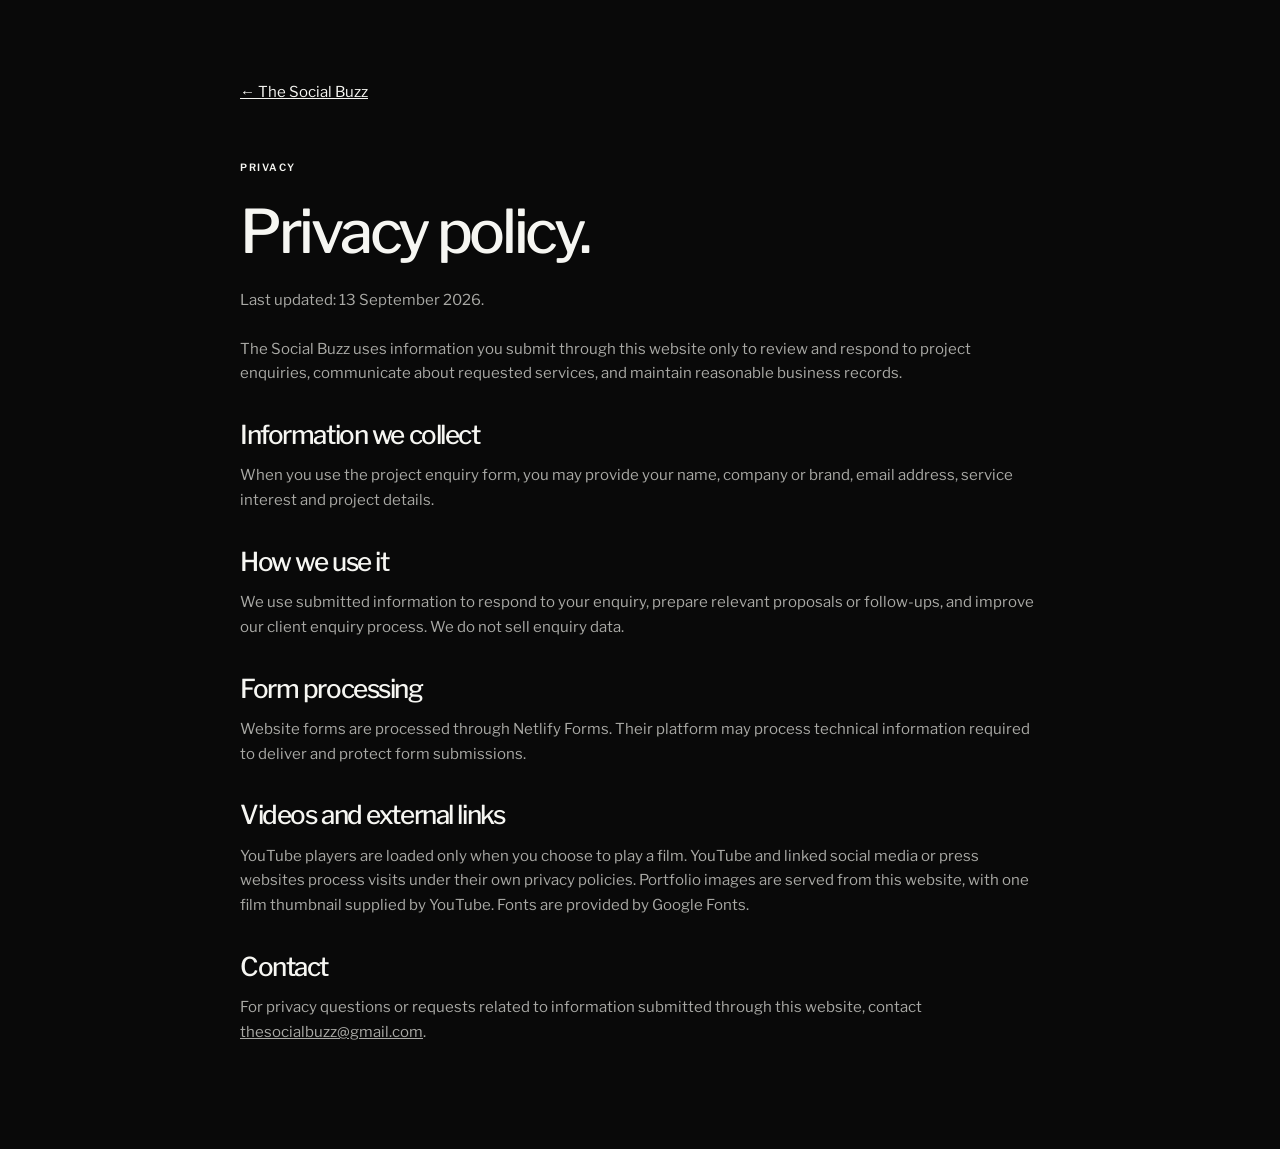
<file: privacy.html>
<!doctype html><html lang="en"><head><meta charset="utf-8"><meta name="viewport" content="width=device-width,initial-scale=1"><meta name="robots" content="index,follow"><title>Privacy — The Social Buzz</title><link rel="icon" href="/assets/brand/favicon.png" type="image/png"><link rel="preconnect" href="https://fonts.googleapis.com"><link rel="preconnect" href="https://fonts.gstatic.com" crossorigin><link href="https://fonts.googleapis.com/css2?family=Libre+Franklin:wght@400;500;600;700;800;900&family=Montserrat:wght@500;600;700;800&display=swap" rel="stylesheet"><link rel="stylesheet" href="/styles.css"></head><body class="legal-page"><main class="legal-shell"><a href="/">← The Social Buzz</a><div class="eyebrow" style="margin-top:55px">PRIVACY</div><h1>Privacy policy.</h1><p>Last updated: 13 September 2026.</p><p>The Social Buzz uses information you submit through this website only to review and respond to project enquiries, communicate about requested services, and maintain reasonable business records.</p><h2>Information we collect</h2><p>When you use the project enquiry form, you may provide your name, company or brand, email address, service interest and project details.</p><h2>How we use it</h2><p>We use submitted information to respond to your enquiry, prepare relevant proposals or follow-ups, and improve our client enquiry process. We do not sell enquiry data.</p><h2>Form processing</h2><p>Website forms are processed through Netlify Forms. Their platform may process technical information required to deliver and protect form submissions.</p><h2>Videos and external links</h2><p>YouTube players are loaded only when you choose to play a film. YouTube and linked social media or press websites process visits under their own privacy policies. Portfolio images are served from this website, with one film thumbnail supplied by YouTube. Fonts are provided by Google Fonts.</p><h2>Contact</h2><p>For privacy questions or requests related to information submitted through this website, contact <a href="mailto:thesocialbuzz@gmail.com">thesocialbuzz@gmail.com</a>.</p></main></body></html>
</file>
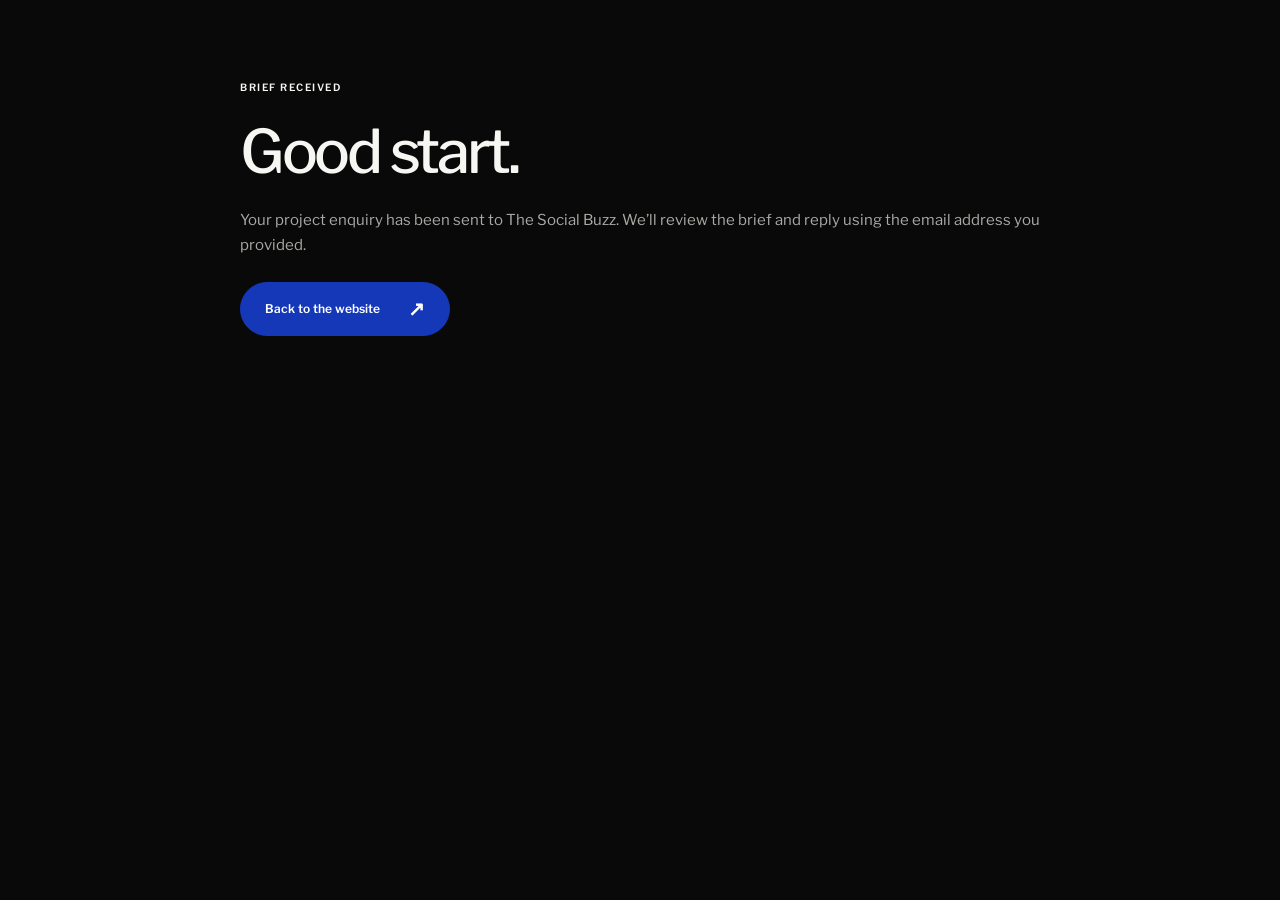
<file: success.html>
<!doctype html><html lang="en"><head><meta charset="utf-8"><meta name="viewport" content="width=device-width,initial-scale=1"><meta name="robots" content="noindex"><title>Brief received — The Social Buzz</title><link rel="icon" href="/assets/brand/favicon.png" type="image/png"><link rel="preconnect" href="https://fonts.googleapis.com"><link rel="preconnect" href="https://fonts.gstatic.com" crossorigin><link href="https://fonts.googleapis.com/css2?family=Libre+Franklin:wght@400;500;600;700;800;900&family=Montserrat:wght@500;600;700;800&display=swap" rel="stylesheet"><link rel="stylesheet" href="/styles.css"></head><body class="success-page"><main class="success-card"><div class="eyebrow">BRIEF RECEIVED</div><h1>Good start.</h1><p>Your project enquiry has been sent to The Social Buzz. We’ll review the brief and reply using the email address you provided.</p><a class="btn" href="/">Back to the website <span>↗</span></a></main></body></html>
</file>
<file: styles.css>
/* The Social Buzz — editorial studio system. Brand blue is always #1438B8. */
:root{--bg:#090909;--panel:#141414;--white:#f6f6f2;--muted:#a9a9a5;--blue:#1438B8;--line:#ffffff29;--paper:#efefea;--ink:#171717;--ease:cubic-bezier(.2,.7,.2,1)}
*{box-sizing:border-box}html{scroll-behavior:smooth;scroll-padding-top:110px}body{margin:0;background:var(--bg);color:var(--white);font:400 15px/1.65 'Libre Franklin',Arial,sans-serif;-webkit-font-smoothing:antialiased}body.menu-open,body.modal-open{overflow:hidden}a{color:inherit;text-decoration:none}button,input,select,textarea{font:inherit}button,a,input,select,textarea{-webkit-tap-highlight-color:transparent}button{cursor:pointer}button:disabled{cursor:wait;opacity:.65}img{max-width:100%;height:auto;display:block}p{color:var(--muted);margin:0 0 24px}h1,h2,h3,h4{font-weight:500;line-height:1.05;letter-spacing:-.055em;margin:0}h1{font-size:clamp(52px,7.4vw,112px)}h2{font-size:clamp(38px,4.4vw,66px)}h3{font-size:30px}em{font-style:normal;color:#a3a39d}ul{padding-left:20px}button{color:inherit}::selection{background:var(--blue);color:white}:focus-visible{outline:3px solid #87a1ff;outline-offset:5px}[hidden]{display:none!important}.wrap{width:calc(100% - 112px);max-width:1440px;margin-inline:auto}.section{padding-block:112px}.eyebrow{font-size:10px;font-weight:600;letter-spacing:.15em;line-height:1.5;color:inherit;margin-bottom:25px;text-transform:uppercase}.lead{font-size:23px;line-height:1.5;color:inherit}.skip-link{position:fixed;top:-70px;left:20px;padding:12px;background:white;color:black;z-index:200}.skip-link:focus{top:10px}
.nav{height:100px;display:flex;align-items:center;justify-content:space-between;padding:0 56px;border-bottom:1px solid var(--line);position:sticky;top:0;background:#090909f5;backdrop-filter:blur(15px);z-index:50}.logo{width:130px;display:block}.logo img{width:100%;height:70px;object-fit:contain}.nav nav{display:flex;gap:32px;align-items:center}.nav nav a{font-size:12px;color:#bababa;padding:8px 0;transition:color .2s}.nav nav a:hover,.nav nav a[aria-current]{color:white}.nav nav a[aria-current]{border-bottom:1px solid white}.btn{display:inline-flex;align-items:center;justify-content:space-between;gap:28px;background:var(--blue);color:white;border:1px solid var(--blue);border-radius:999px;min-height:54px;padding:15px 24px;font-size:12px;font-weight:600;line-height:1.3;transition:background .25s,transform .25s;white-space:normal}.btn:hover{background:#102d95;transform:translateY(-2px)}.btn>span{font-size:20px;line-height:1}.btn-small{min-height:44px;padding:10px 20px;font-size:11px}.btn-outline{background:transparent;border-color:#777}.btn-outline:hover{background:#fff;color:#111}.textlink{display:inline-flex;gap:20px;align-items:center;border-bottom:1px solid currentColor;padding:7px 0;font-size:12px;font-weight:500;line-height:1.6;transition:opacity .2s}.textlink:hover{opacity:.65}.menu-toggle{display:none;background:transparent;border:0;width:44px;height:44px;padding:10px}.menu-toggle span{display:block;height:1px;background:white;margin:7px 0}.mobile-menu{display:none}
.hero-top{display:flex;justify-content:space-between;padding-top:32px}.hero-top .eyebrow{font-size:9px;color:#b9b9b5}.live-dot{display:inline-block;width:6px;height:6px;background:#b7c8ff;border-radius:50%;margin-right:10px}.hero-layout{display:grid;grid-template-columns:1.15fr 1fr;gap:7%;align-items:center;padding:30px 0 45px}.hero-copy h1{font-size:clamp(62px,7.2vw,110px);line-height:.97;letter-spacing:-.065em}.hero-copy h1 em{color:#a5a59e}.hero-intro{font-size:15px;max-width:420px;margin:30px 0 27px;line-height:1.8}.hero-actions{display:flex;gap:26px;align-items:center;flex-wrap:wrap}.hero-foot{padding:26px 0;display:flex;justify-content:space-between;border-top:1px solid var(--line);font-size:10px;color:#aaa}.hero-foot a{font-size:9px;letter-spacing:.1em}.hero-foot a span{margin-left:22px}
.signal-art{aspect-ratio:1/1.08;position:relative;overflow:hidden;background:var(--blue);isolation:isolate}.signal-art:before{content:"";position:absolute;inset:0;background:linear-gradient(135deg,#0000 30%,#03092fbb);z-index:-1}.signal-art>img{width:64%;position:absolute;top:50%;left:50%;transform:translate(-50%,-50%);filter:drop-shadow(0 8px 24px #0003)}.signal-top,.signal-bottom{position:absolute;left:27px;right:27px;display:flex;justify-content:space-between;font-size:8px;letter-spacing:.12em;z-index:2}.signal-top{top:26px}.signal-bottom{bottom:57px}.signal-rings{position:absolute;inset:-12%;transform:rotate(-28deg)}.signal-rings i{position:absolute;inset:12%;border:1px solid #ffffff36;border-radius:50%;transform:scaleX(.7)}.signal-rings i:nth-child(2){inset:3%;transform:scaleX(.66)}.signal-rings i:nth-child(3){inset:-8%;transform:scaleX(.64)}.signal-rings i:nth-child(4){inset:24%;transform:scaleX(.75)}.signal-rings b{position:absolute;width:11px;height:11px;border-radius:50%;background:white;left:24%;top:26%;box-shadow:0 0 35px 12px #fff3}.motion-control{position:absolute;bottom:15px;right:25px;background:transparent;border:0;border-bottom:1px solid #ffffff66;color:#ffffffab;font-size:9px;padding:0 0 2px}
.experience{display:grid;grid-template-columns:1fr .8fr 1fr 1.3fr;align-items:center;gap:25px;padding-block:34px;border-block:1px solid var(--line)}.experience p{font-size:14px;margin:0;color:#eee}.experience p span{color:var(--muted);font-size:11px}.experience div{display:flex;align-items:center;gap:15px}.experience strong{font-size:37px;font-weight:400;letter-spacing:-.05em}.experience div span{font-size:10px;color:var(--muted);max-width:95px}.experience .textlink{justify-self:end;font-size:10px}
.section-head{display:grid;grid-template-columns:1.3fr 1fr;align-items:end;gap:80px;margin-bottom:50px}.section-head>p,.section-head>div+div{max-width:390px;justify-self:end}.section-head p:last-child{margin-bottom:0}.section-head h2{line-height:1.08}.section-head .textlink{margin-top:8px}.featured-grid{display:grid;grid-template-columns:repeat(3,minmax(0,1fr));gap:24px}.work-card{min-width:0}.work-image{position:relative;overflow:hidden;background:#171717}.project-open{display:block;width:100%;padding:0;border:0;background:none;text-align:left;position:relative;overflow:hidden}.project-open img{width:100%;aspect-ratio:4/5;object-fit:cover;transition:transform .7s var(--ease)}.project-open:hover img{transform:scale(1.035)}.work-card-film .project-open img{aspect-ratio:16/9}.project-play{position:absolute;right:18px;bottom:18px;width:44px;height:44px;display:grid;place-items:center;border-radius:50%;border:1px solid #fff9;background:#0005;font-size:12px;backdrop-filter:blur(8px)}.project-index{position:absolute;top:16px;left:16px;font-size:10px;background:#0006;padding:3px 7px}.format-tag{position:absolute;top:18px;right:18px;font-size:8px;letter-spacing:.1em;color:#fff;background:#0006;padding:3px 7px;pointer-events:none}.work-caption{padding-top:20px}.work-caption p{font-size:9px;letter-spacing:.1em;text-transform:uppercase;margin:0 0 9px}.work-caption h3{font-size:21px;line-height:1.3;letter-spacing:-.025em}.project-detail-link{font-size:10px;display:inline-block;color:#bbb;border-bottom:1px solid #666;margin-top:12px;padding-bottom:3px}.paper{background:var(--paper);color:var(--ink)}.paper p{color:#595954}.paper em{color:var(--blue)}.paper .eyebrow{color:var(--blue)}.service-rows>a{display:grid;grid-template-columns:60px 1fr 40px;gap:20px;padding:30px 0;border-top:1px solid #17171730;align-items:start}.service-rows>a:last-child{border-bottom:1px solid #17171730}.service-rows>a>span{font-size:11px;padding-top:7px}.service-rows h3{font-size:clamp(25px,3vw,43px);letter-spacing:-.04em}.service-rows p{font-size:13px;margin:12px 0 0}.service-rows b{font-size:28px;font-weight:400;color:var(--blue);transition:transform .25s}.service-rows a:hover b{transform:translate(3px,-3px)}.section-end{display:flex;align-items:center;justify-content:space-between;gap:30px;margin-top:38px}.section-end p{margin:0;font-size:12px}
.process-preview{display:grid;grid-template-columns:.9fr 1.1fr;gap:9%;align-items:center}.process-note{border-left:1px solid #777;padding:20px 0 20px 30px}.process-note h3{font-size:clamp(33px,3.7vw,54px);margin:22px 0}.process-note p{max-width:320px;font-size:13px}.mini-board{background:var(--paper);color:var(--ink);padding:30px;transform:rotate(-2deg)}.board-top,.board-bottom{display:flex;justify-content:space-between;font-size:8px;letter-spacing:.08em;padding-bottom:18px;border-bottom:1px solid #0003}.board-title{padding:25px 0 8px}.board-title>span{font-size:9px;color:var(--blue)}.board-title h3{font-size:40px;margin-top:14px}.mini-board dl{margin:15px 0 25px}.mini-board dl>div{padding:13px 0;border-top:1px solid #0002;display:grid;grid-template-columns:110px 1fr;gap:15px}.mini-board dt{font-size:8px;color:#777}.mini-board dd{font-size:11px;line-height:1.6;margin:0}.board-bottom{padding:0;border:0;align-items:center}.board-bottom a{font-size:24px}
.founder-feature{display:grid;grid-template-columns:1.1fr 1fr;gap:7%;align-items:center;border-top:1px solid var(--line)}.founder-feature h2{font-size:clamp(34px,3.6vw,54px);margin-bottom:25px}.founder-feature p{font-size:14px}.founder-feature-image img{width:100%;aspect-ratio:1.05;object-fit:cover;object-position:65% center}.founder-press{margin-top:35px;border-top:1px solid var(--line);padding-top:20px}.founder-press span{display:block;font-size:8px;letter-spacing:.1em;color:var(--muted);margin-bottom:10px}.founder-press a{font-size:11px}
.contact{background:var(--blue);color:white}.contact-grid{display:grid;grid-template-columns:1fr 1fr;gap:10%}.contact h2{font-size:clamp(50px,5.5vw,82px);margin-bottom:30px}.contact h2 em{color:#b5c4ff}.contact p{color:#d3dcff;font-size:13px}.contact-direct{display:grid;gap:10px;margin-top:40px;font-size:15px}.contact-next{margin-top:40px;font-size:9px!important;letter-spacing:.08em}.contact-next span{display:block;max-width:310px;font-size:12px;letter-spacing:0;margin-top:10px}.project-form{display:grid;grid-template-columns:1fr 1fr;gap:22px}.project-form label{display:block;min-width:0}.project-form label>span{display:block;font-size:10px;margin-bottom:8px}.project-form input,.project-form select,.project-form textarea{width:100%;border:0;border-bottom:1px solid #ffffff60;border-radius:0;background:#ffffff09;color:white;padding:12px 10px;font-size:12px;min-height:44px}.project-form input::placeholder,.project-form textarea::placeholder{color:#c3cfff}.project-form select option{background:white;color:#111}.project-form textarea{resize:vertical}.full{grid-column:1/-1}.form-note{margin:0;font-size:9px!important}.form-note a{text-decoration:underline}.submit{background:white;border-color:white;color:var(--blue);width:100%}.submit:hover{background:#e0e7ff}.form-status{color:white!important}.footer{padding-top:60px;padding-bottom:25px}.footer-main{display:grid;grid-template-columns:1fr 1fr 1fr;gap:50px;padding-bottom:50px}.footer-logo{width:165px}.footer-main>p{font-size:20px;line-height:1.4;color:#eee}.footer-contact{display:grid;align-content:start;gap:8px;font-size:12px}.footer-contact span{color:#888}.footer-bottom{display:flex;justify-content:space-between;gap:20px;border-top:1px solid var(--line);padding-top:24px;font-size:9px;color:#aaa}.footer-bottom>div{display:flex;gap:20px}.social-links{display:flex;gap:18px;flex-wrap:wrap;font-size:12px}
.archive-hero{padding-top:85px;padding-bottom:70px}.breadcrumb{font-size:11px;display:inline-block;margin-bottom:30px;color:#aaa}.archive-intro{display:flex;justify-content:space-between;gap:60px;align-items:center;margin-top:35px}.archive-intro>p{max-width:590px;font-size:16px;margin:0}.archive-intro>span{font-size:10px;color:var(--muted)}.archive{padding-bottom:90px}.filter-bar{border-block:1px solid var(--line);padding:20px 0;display:flex;justify-content:space-between;align-items:center;gap:20px;margin-bottom:45px}.filters{display:flex;gap:8px;flex-wrap:wrap}.filter{background:transparent;border:1px solid #555;color:#ccc;border-radius:99px;padding:10px 18px;font-size:10px;min-height:40px}.filter.active{background:var(--blue);border-color:var(--blue);color:white}.filter span{margin-left:8px}.filter-result{font-size:10px;margin:0}.collection-head{display:flex;align-items:center;justify-content:space-between;margin:45px 0 28px}.collection-head h2{font-size:35px}.collection-head p{margin:0;font-size:12px}.film-grid{display:grid;grid-template-columns:repeat(2,minmax(0,1fr));gap:45px 28px}.reel-grid{display:grid;grid-template-columns:repeat(4,minmax(0,1fr));gap:40px 22px}.reel-grid .work-caption h3{font-size:17px}.archive-cta{background:var(--blue)}.archive-cta h2{margin-bottom:35px}.archive-cta .btn{background:white;color:var(--blue)}
.service-detail{display:grid;grid-template-columns:1fr 1fr;gap:12%;padding-block:70px;border-top:1px solid var(--line)}.service-detail h2{margin-bottom:24px}.service-detail>div>p:not(.eyebrow){max-width:420px;font-size:14px}.service-detail h3{font-size:25px;letter-spacing:-.03em;margin-bottom:25px}.deliverables{list-style:none;padding:0;margin:0 0 25px}.deliverables li{padding:15px 0;border-top:1px solid var(--line);font-size:13px;display:flex;gap:20px}.deliverables span{color:#888;font-size:9px;padding-top:4px}.related-example{display:block;background:#161616;border-left:2px solid var(--blue);padding:23px}.related-example span{display:block;font-size:8px;color:#aaa;letter-spacing:.09em;margin-bottom:9px}.related-example strong{font-size:13px;font-weight:500}.scope-note{font-size:11px!important;margin-top:20px}.engagement-grid{display:grid;grid-template-columns:repeat(3,1fr);gap:35px}.engagement-grid article{border-top:1px solid #0004;padding-top:25px;display:flex;flex-direction:column;align-items:start}.engagement-grid article>span{font-size:9px;color:var(--blue)}.engagement-grid h3{font-size:27px;margin:30px 0 20px}.engagement-grid p{font-size:13px}.engagement-grid .textlink{margin-top:auto}.faq{display:grid;grid-template-columns:1fr 1.2fr;gap:12%}.faq details{border-top:1px solid var(--line);padding:22px 0}.faq summary{list-style:none;display:flex;justify-content:space-between;gap:20px;cursor:pointer;font-size:15px}.faq summary::-webkit-details-marker{display:none}.faq details p{font-size:13px;margin:20px 0 0}.faq details[open] summary span{transform:rotate(45deg)}
.process-steps{display:grid;grid-template-columns:repeat(3,1fr);gap:0 40px;padding-bottom:90px}.process-steps article{border-top:1px solid var(--line);padding:30px 0 40px}.process-steps article>span{font-size:9px;color:#aaa}.process-steps h3{font-size:26px;margin:25px 0 18px;line-height:1.2}.process-steps p{font-size:13px}.process-steps small{font-size:9px;color:#bbb}.workspace{border:1px solid #0003;background:#fafaf7}.workspace-tabs{display:flex;border-bottom:1px solid #0003}.workspace-tab{border:0;background:none;color:#555;padding:22px 30px;font-size:12px;flex:1;border-right:1px solid #0002}.workspace-tab.active{background:var(--blue);color:white}.workspace-panel{display:none;padding:40px}.workspace-panel.active{display:block}.document-heading{display:flex;justify-content:space-between;align-items:start;gap:30px;margin-bottom:30px}.document-heading h3{font-size:43px}.document-heading .eyebrow{font-size:8px;margin-bottom:15px}.document-stamp{border:1px solid #0004;font-size:9px;line-height:1.8;padding:15px;color:#666}.brief-grid{display:grid;grid-template-columns:1fr 1fr;gap:0 55px;margin:0}.brief-grid>div{padding:22px 0;border-top:1px solid #0002}.brief-grid dt{font-size:9px;color:var(--blue);margin-bottom:10px}.brief-grid dd{margin:0;font-size:14px;line-height:1.7;max-width:440px}.document-footer{display:flex;justify-content:space-between;gap:25px;border-top:1px solid #0003;padding-top:20px;margin-top:15px;font-size:9px}.calendar-scroll{overflow:auto}.calendar-table{width:100%;border-collapse:collapse;min-width:750px;text-align:left;font-size:12px}.calendar-table th{font-size:9px;color:#777;letter-spacing:.07em;text-transform:uppercase;padding:15px;border-bottom:1px solid #0004}.calendar-table td{padding:22px 15px;border-bottom:1px solid #0002;vertical-align:top}.calendar-table td b{display:block;margin-bottom:8px;font-weight:500}.calendar-table td span{background:#1438b810;color:var(--blue);padding:5px 8px;border-radius:20px;font-size:9px;white-space:nowrap}.shoot-grid{display:grid;grid-template-columns:repeat(3,1fr);gap:30px}.shoot-grid article>span{font-size:9px;color:var(--blue)}.shoot-grid h4{font-size:24px;margin:20px 0}.shoot-grid li{font-size:12px;padding:7px 0}
.founder-hero{display:grid;grid-template-columns:1.1fr .8fr;gap:12%;align-items:center;padding-top:65px;padding-bottom:80px}.founder-hero h1{margin-bottom:30px}.founder-hero .lead{font-size:22px}.founder-hero-copy>p{font-size:14px}.founder-photo{position:relative}.founder-photo img{max-height:650px;width:100%;object-fit:cover}.founder-photo>span{display:block;font-size:9px;letter-spacing:.1em;padding-top:15px}.founder-story{border-top:1px solid var(--line)}.story-layout{display:grid;grid-template-columns:1fr 1.1fr;gap:12%}.story-layout p{font-size:15px}.story-layout .lead{font-size:25px}.stats{display:flex;gap:60px;margin-top:40px}.stats b{font-size:60px;font-weight:400;letter-spacing:-.05em}.stats b span{font-size:30px}.stats p{font-size:10px}.portfolio-cover{margin-block:0}.portfolio-cover img{width:100%}.portfolio-cover figcaption{font-size:9px;color:#aaa;padding-top:15px}.skills-grid{display:grid;grid-template-columns:repeat(3,1fr);gap:40px}.skills-grid article{border-top:1px solid var(--line);padding-top:22px}.skills-grid article>span{font-size:9px;color:#aaa}.skills-grid h3{margin-top:30px}.skills-grid ul{list-style:none;padding:0;font-size:13px;line-height:2.2;color:#bbb}.recognition{background:#141414}.press-grid{display:grid;grid-template-columns:repeat(4,1fr);gap:24px}.press-image img{width:100%;aspect-ratio:1.2;object-fit:cover}.press-copy{padding-top:20px}.press-copy .eyebrow{font-size:9px}.press-copy h3{font-size:22px;line-height:1.2;margin:12px 0}.press-copy p{font-size:12px}.press-copy .textlink{font-size:10px}.founder-connect{display:grid;grid-template-columns:1.4fr 1fr;gap:12%}.founder-connect h2{margin-bottom:20px}.founder-contact-card{border:1px solid var(--line);padding:30px;display:grid;gap:15px;font-size:13px}.founder-contact-card img{width:110px}.founder-contact-card h3{font-size:28px}.founder-contact-card .textlink{font-size:11px}
.case-hero{padding-top:60px;padding-bottom:50px}.case-hero h1{max-width:1050px;font-size:clamp(45px,6vw,85px)}.case-meta{display:flex;justify-content:space-between;gap:25px;font-size:9px;color:#aaa;margin-top:35px;padding-top:22px;border-top:1px solid var(--line)}.case-body{display:grid;grid-template-columns:1.35fr 1fr;gap:7%;align-items:start;padding-bottom:100px}.case-visual{background:#171717;padding-bottom:25px}.case-visual img{width:100%}.case-visual.portrait img{max-height:650px;object-fit:contain}.case-visual .btn{margin:25px 25px 0}.case-visual .still-label{display:block;padding:25px}.case-story .eyebrow{margin:35px 0 20px}.case-story>.eyebrow:first-child{margin-top:0}.case-story h2{font-size:35px;margin-bottom:25px}.case-story p{font-size:13px}.case-roles{list-style:none;padding:0;margin:0}.case-roles li{border-top:1px solid var(--line);padding:13px 0;font-size:13px;display:flex;gap:25px}.case-roles span{font-size:9px;color:#888;padding-top:4px}.case-process{display:block;width:fit-content;margin-top:20px}
.project-viewer{padding:0;background:#111;color:white;border:1px solid #555;width:min(1150px,94vw);max-height:90vh;overflow:auto}.project-viewer::backdrop{background:#000c;backdrop-filter:blur(8px)}.viewer-layout{display:grid;grid-template-columns:1.2fr 1fr}.viewer-media{position:relative;min-height:400px;display:flex;align-items:center;background:#050505}.viewer-media>img{width:100%;max-height:80vh;object-fit:contain}.viewer-media.is-reel>img{max-height:80vh}.viewer-media iframe{width:100%;aspect-ratio:16/9;border:0}.viewer-copy{padding:60px 35px 35px}.viewer-copy h2{font-size:32px;margin-bottom:25px}.viewer-copy>p{font-size:13px}.viewer-credit{font-size:10px;display:flex;gap:8px;margin:25px 0}.viewer-credit span{color:#aaa}.viewer-roles{display:flex;flex-wrap:wrap;gap:6px;margin-bottom:25px}.viewer-roles span{font-size:9px;padding:5px 8px;border:1px solid #555;border-radius:20px}.viewer-close{position:absolute;right:12px;top:12px;width:35px;height:35px;border:1px solid #777;border-radius:50%;background:#111;color:white;font-size:24px;z-index:2}.viewer-play{position:absolute;bottom:25px;left:50%;transform:translateX(-50%);border:1px solid white;background:#000b;border-radius:99px;padding:12px 22px;white-space:nowrap;color:white;font-size:12px}.viewer-detail{margin-top:15px}.viewer-controls{display:flex;gap:20px;align-items:center;margin-top:35px}.viewer-controls button{border:1px solid #777;border-radius:50%;background:none;width:36px;height:36px}.viewer-count{font-size:10px;color:#aaa}.legal-shell,.success-card{max-width:850px;padding:80px 25px;margin:auto}.legal-shell h1,.success-card h1{font-size:60px;margin:25px 0}.legal-shell h2{font-size:26px;margin:35px 0 15px}.legal-shell a{text-decoration:underline}
@media(min-width:1600px){.hero-layout{padding-block:55px}.signal-art{max-height:620px}}
@media(max-width:1100px){.wrap{width:calc(100% - 72px)}.nav{padding-inline:36px}.hero-layout{gap:5%}.hero-copy h1{font-size:7.4vw}.hero-actions{gap:15px}.hero-actions .btn{font-size:11px;padding-inline:18px}.hero-actions .textlink{font-size:10px}.experience{grid-template-columns:1fr 1fr 1fr}.experience>.textlink{display:none}.section{padding-block:85px}.section-head{gap:40px}.contact-grid{gap:6%}.press-grid{grid-template-columns:1fr 1fr}.reel-grid{grid-template-columns:repeat(3,1fr)}.signal-bottom{font-size:7px}.founder-feature-image img{aspect-ratio:.8}.service-detail{gap:7%}.process-steps{gap:0 25px}}
@media(max-width:860px){.nav{height:80px}.nav nav{gap:20px}.logo{width:105px}.nav>.btn{display:none}.nav .menu-toggle{display:block}.nav>nav{display:none}.mobile-menu.open{display:flex;flex-direction:column;position:fixed;inset:80px 0 0;background:#101010;padding:35px;z-index:49;gap:20px;overflow:auto}.mobile-menu>a{font-size:32px;line-height:1.5}.mobile-menu small{font-size:9px;color:#999;margin-top:25px}.hero-top>.eyebrow:last-child{display:none}.hero-layout{padding-top:15px}.hero-copy h1{font-size:7.6vw}.hero-intro{font-size:12px;margin-block:24px}.hero-actions .textlink{font-size:11px}.signal-top,.signal-bottom{left:18px;right:18px;font-size:7px}.section-head{grid-template-columns:1fr 1fr}.section-head h2{font-size:39px}.section-head p{font-size:13px}.featured-grid{gap:16px}.work-caption h3{font-size:18px}.process-preview{gap:6%}.mini-board{padding:22px}.board-title h3{font-size:32px}.mini-board dl>div{grid-template-columns:80px 1fr}.founder-feature{gap:6%}.founder-feature h2{font-size:35px}.contact-grid{grid-template-columns:1fr;gap:50px}.contact-grid>div{display:grid;grid-template-columns:1fr 1fr;gap:0 40px}.contact-grid h2{grid-column:1;grid-row:2/5}.contact-grid .eyebrow{grid-column:1/-1}.contact-direct{margin-top:15px;overflow-wrap:anywhere}.contact-next{margin-top:20px}.footer-main{gap:25px}.footer-main>p{font-size:17px}.process-steps{grid-template-columns:1fr 1fr}.workspace-panel{padding:25px}.workspace-tab{padding:18px 12px;font-size:11px}.shoot-grid{grid-template-columns:1fr}.shoot-grid ul{margin-bottom:0}.founder-hero{gap:7%}.founder-hero h1{font-size:75px}.story-layout{gap:8%}.skills-grid{gap:25px}.founder-connect{gap:6%}.founder-connect h2{font-size:35px}.viewer-layout{grid-template-columns:1fr 1fr}.viewer-copy{padding-inline:25px}.case-body{grid-template-columns:1fr 1fr}}
@media(max-width:600px){html{scroll-padding-top:90px}.wrap{width:calc(100% - 40px)}.nav{padding-inline:20px;height:75px}.logo{width:100px}.mobile-menu.open{top:75px;padding:25px}.section{padding-block:65px}.eyebrow{font-size:9px;margin-bottom:20px}.hero-top{padding-top:24px}.hero-top .eyebrow{font-size:8px;margin-bottom:16px}.hero-layout{grid-template-columns:1fr;gap:30px;padding-top:8px;padding-bottom:24px}.hero-copy h1{font-size:clamp(55px,15vw,87px);line-height:1;letter-spacing:-.065em}.hero-intro{font-size:13px;max-width:370px;margin:23px 0}.hero-actions{gap:22px}.hero-actions .btn{font-size:10px;min-height:48px;gap:14px;padding-inline:18px}.hero-actions .textlink{font-size:10px}.signal-art{aspect-ratio:1.48}.signal-art>img{width:52%}.signal-top{top:20px}.signal-bottom{bottom:42px;font-size:7px}.motion-control{bottom:12px;font-size:8px}.signal-rings{inset:-43% 0}.hero-foot{font-size:8px;padding-block:20px}.hero-foot>a{display:none}.experience{grid-template-columns:1fr 1fr;gap:20px;padding-block:24px}.experience>p{display:none}.experience strong{font-size:30px}.experience div span{font-size:9px}.section-head{grid-template-columns:1fr;gap:24px;margin-bottom:30px}.section-head>p,.section-head>div+div{justify-self:start;max-width:100%}.section-head h2,h2{font-size:38px}.section-head .textlink{margin-top:0}.featured-grid{grid-template-columns:1fr;gap:38px}.featured-grid .project-open img{aspect-ratio:4/4.5}.work-caption{padding-top:15px}.work-caption h3{font-size:22px}.project-detail-link{font-size:11px}.service-rows>a{grid-template-columns:24px 1fr 24px;gap:12px;padding-block:24px}.service-rows h3{font-size:26px;line-height:1.15}.service-rows p{font-size:11px;line-height:1.7}.service-rows b{font-size:24px}.section-end{align-items:start;flex-direction:column;gap:20px}.process-preview{grid-template-columns:1fr;gap:35px}.process-note h3{font-size:38px}.process-note{padding-left:22px}.mini-board{transform:none}.board-title h3{font-size:35px}.mini-board dl>div{grid-template-columns:85px 1fr}.founder-feature{grid-template-columns:1fr;gap:30px}.founder-feature-image img{aspect-ratio:1.15;object-position:65% center}.founder-feature h2{font-size:37px}.founder-feature p{font-size:13px}.contact-grid>div{display:block}.contact h2{font-size:58px}.contact-grid>div>p{font-size:12px}.contact-direct{margin-top:25px;font-size:14px}.contact-next{margin-top:27px}.project-form{gap:20px 16px}.project-form label>span{font-size:9px}.project-form input,.project-form select{font-size:11px}.footer{padding-top:45px}.footer-main{grid-template-columns:1fr 1fr;gap:30px}.footer-logo{width:120px}.footer-main>p{font-size:15px}.footer-contact{grid-column:1/-1;font-size:12px}.footer-bottom{flex-wrap:wrap;font-size:8px;gap:18px}.footer-bottom>span:last-child{display:none}.footer-bottom>div{gap:18px}.archive-hero{padding-top:50px;padding-bottom:45px}.archive-hero h1{font-size:48px}.archive-intro{display:block;margin-top:25px}.archive-intro>p{font-size:13px}.archive-intro>span,.archive-intro>.textlink,.archive-intro>.btn{display:inline-flex;margin-top:20px}.filter-bar{display:block;margin-bottom:20px}.filters{gap:7px}.filter{font-size:9px;padding:8px 12px}.filter-result{margin-top:16px}.collection-head{display:block;margin-top:30px}.collection-head h2{font-size:30px}.collection-head p{margin-top:10px;font-size:11px}.film-grid{grid-template-columns:1fr;gap:35px}.reel-grid{grid-template-columns:1fr 1fr;gap:30px 14px}.reel-grid .work-caption h3{font-size:15px}.reel-grid .work-caption p{font-size:8px}.reel-grid .project-detail-link{font-size:9px}.project-play{width:36px;height:36px;right:12px;bottom:12px}.project-index{top:10px;left:10px}.format-tag{top:12px;right:12px;font-size:7px}.service-detail{grid-template-columns:1fr;gap:35px;padding-block:45px}.service-detail h2{font-size:41px}.service-detail h3{font-size:24px}.deliverables li{font-size:12px}.engagement-grid{grid-template-columns:1fr;gap:35px}.engagement-grid h3{margin-top:22px}.faq{grid-template-columns:1fr;gap:30px}.faq summary{font-size:13px}.process-steps{grid-template-columns:1fr;gap:0;padding-bottom:35px}.process-steps article{padding-block:25px}.process-steps h3{margin-top:17px}.workspace-tabs{flex-direction:column}.workspace-tab{text-align:left;font-size:12px;border-bottom:1px solid #0002}.workspace-panel{padding:23px 18px}.document-heading{gap:15px}.document-heading h3{font-size:31px}.document-stamp{font-size:7px;padding:10px}.document-heading .eyebrow{font-size:7px}.brief-grid{grid-template-columns:1fr}.brief-grid dd{font-size:12px}.document-footer{flex-direction:column;font-size:8px;gap:12px}.founder-hero{grid-template-columns:1fr;padding-block:45px;gap:35px}.founder-hero h1{font-size:78px}.founder-photo img{max-height:500px;object-position:center 30%}.story-layout{grid-template-columns:1fr;gap:30px}.story-layout p{font-size:13px}.story-layout .lead{font-size:22px}.stats{gap:45px}.stats b{font-size:48px}.skills-grid{grid-template-columns:1fr;gap:30px}.skills-grid h3{margin-top:20px}.press-grid{gap:35px 18px}.press-copy h3{font-size:20px}.press-copy p{font-size:11px}.founder-connect{grid-template-columns:1fr;gap:30px}.social-links{gap:15px;font-size:11px}.case-hero{padding-top:40px;padding-bottom:30px}.case-hero h1{font-size:42px;line-height:1.1}.case-meta{flex-direction:column;gap:10px;font-size:8px}.case-body{grid-template-columns:1fr;gap:35px;padding-bottom:60px}.case-visual.portrait img{max-height:560px}.case-story h2{font-size:32px}.viewer-layout{grid-template-columns:1fr}.viewer-media{min-height:200px}.viewer-media>img,.viewer-media.is-reel>img{max-height:48vh}.viewer-copy{padding:30px 22px}.viewer-copy h2{font-size:28px}.legal-shell h1,.success-card h1{font-size:43px}.legal-shell,.success-card{padding-top:50px}}
</file>
